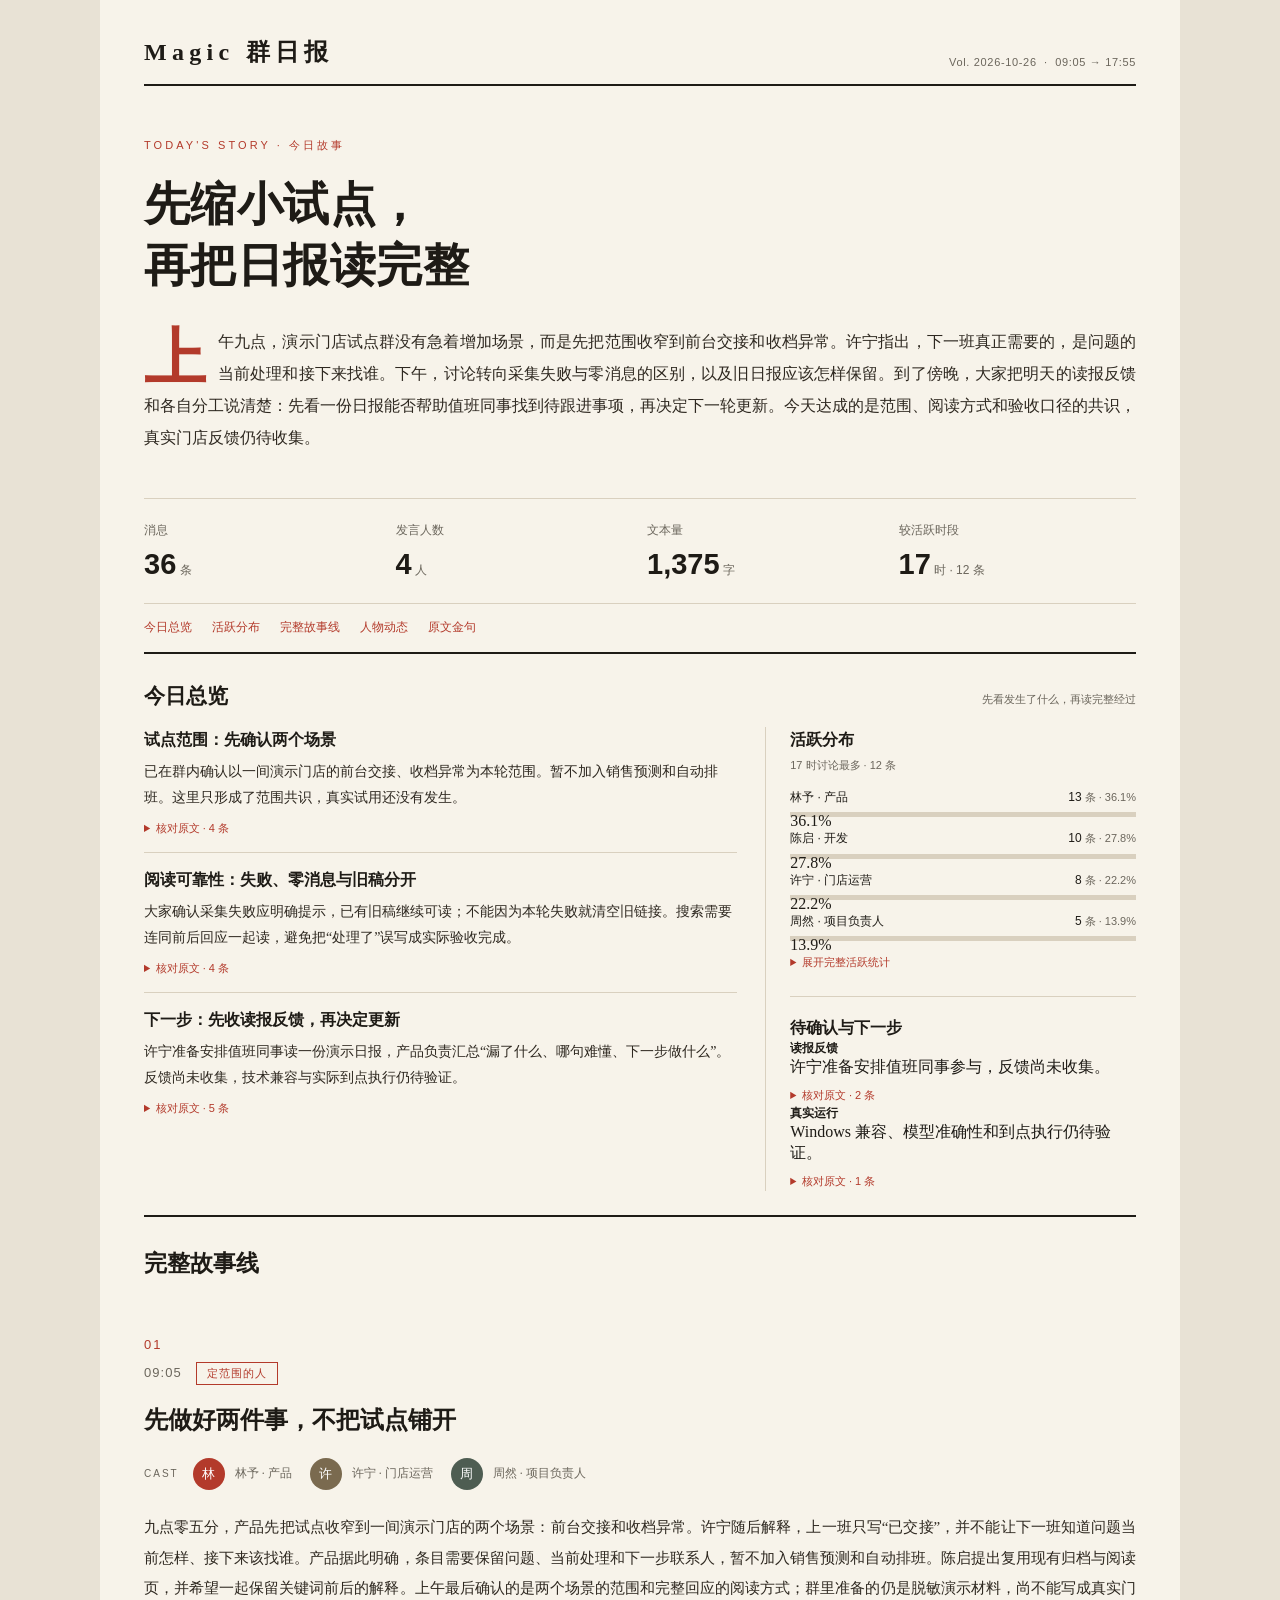
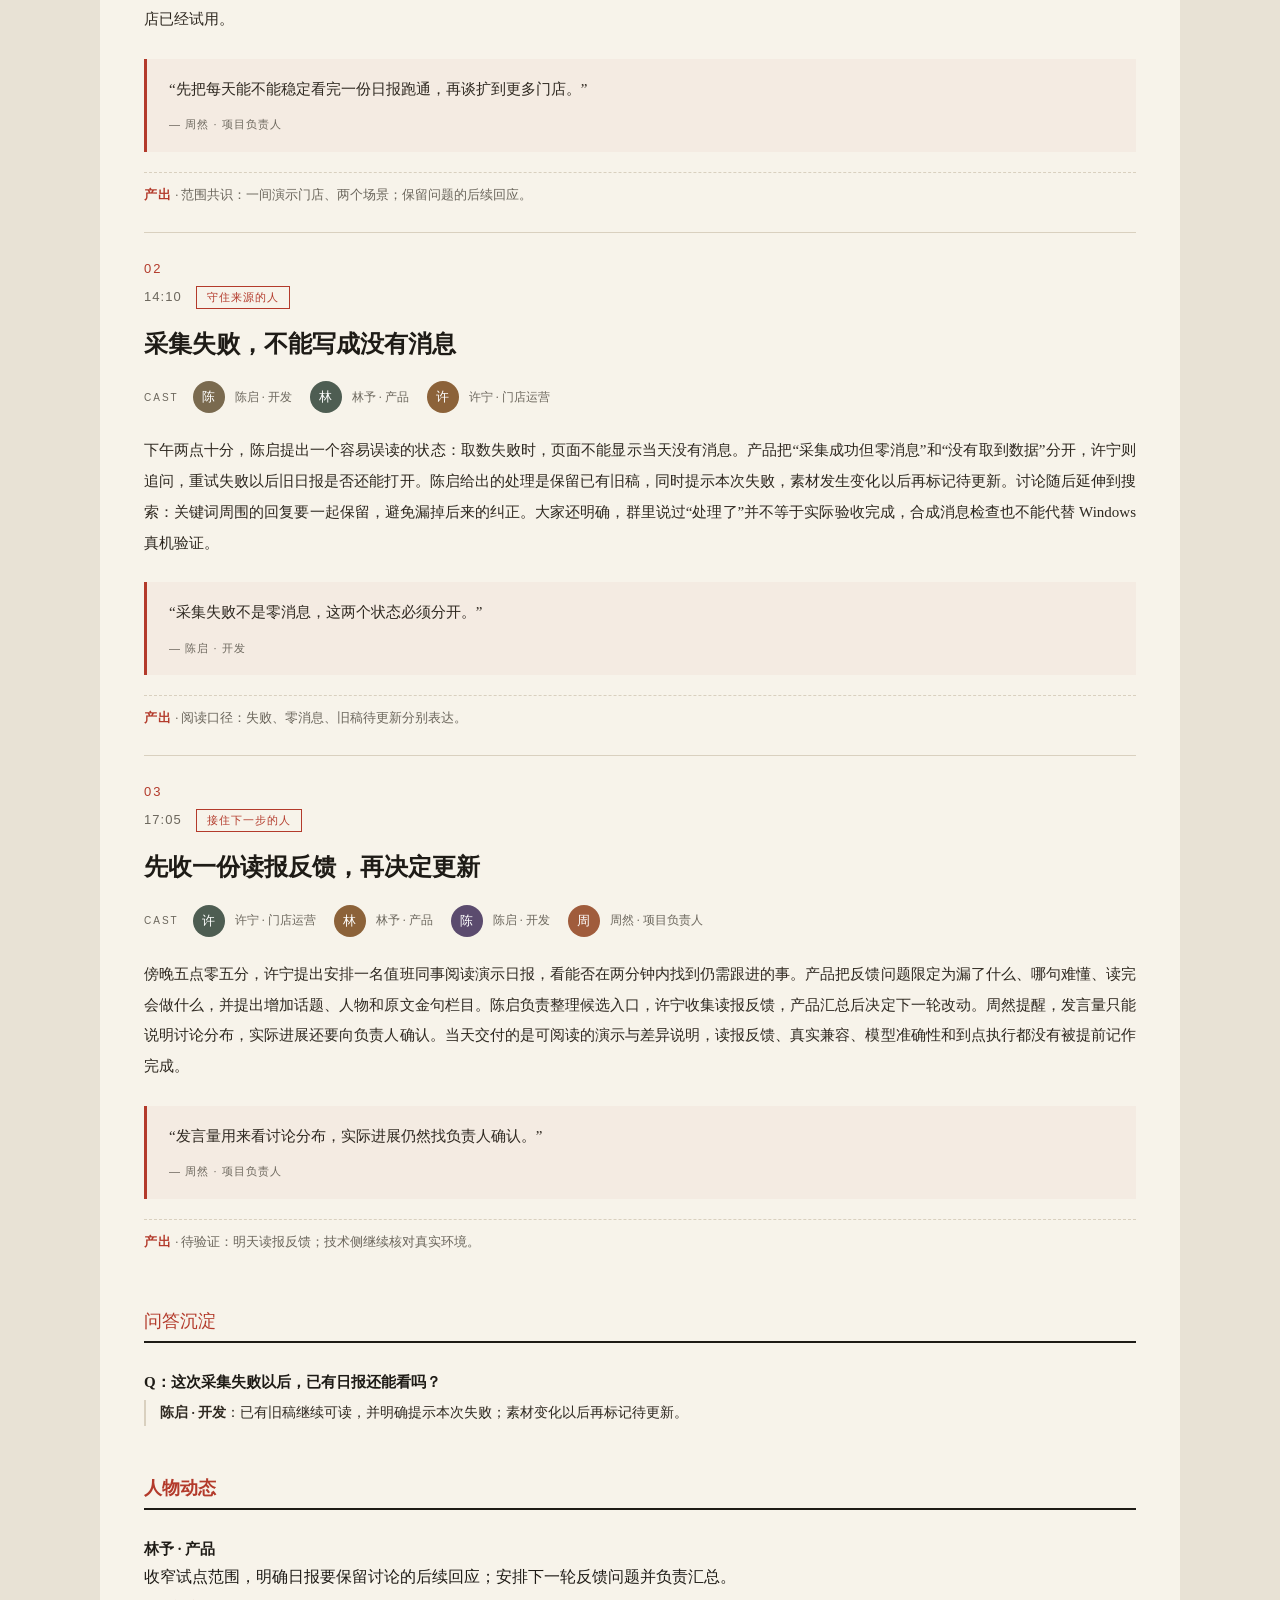
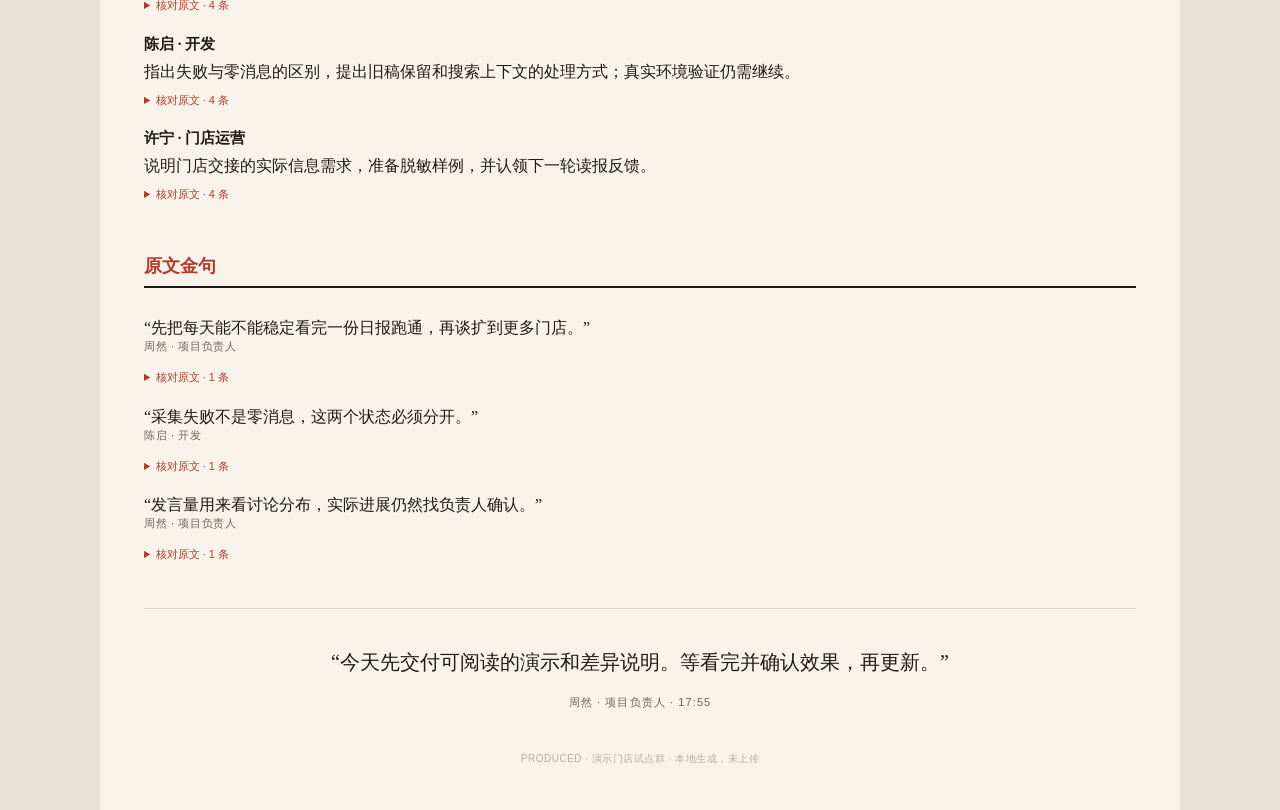
<file: outputs/version-comparison-2026-10-27/pages/after-report.html>
<!DOCTYPE html>
<html lang="zh-CN"><head><meta charset="utf-8"><meta name="viewport" content="width=device-width, initial-scale=1">
<title>演示门店试点群 · 群日报</title>
<style>:root{
    --bg:#E8E2D5;--paper:#F7F3EA;--ink:#1E1B16;
    --body-text:#2E2820;--muted:#6B665C;--accent:#B33A2B;
    --rule:#D9D0BF;--card:#FFFDF8;--quote-bg:rgba(179,58,43,.045);--faint:#B8AE9C;
    --font-head:"Source Han Serif SC","Noto Serif CJK SC","Songti SC","STSong","SimSun",serif;--font-body:"Source Han Serif SC","Noto Serif CJK SC","Songti SC","STSong","SimSun",serif;--font-mono:"Helvetica Neue",Arial,sans-serif;
    --title-size:46px;--theme-size:27px;--brand-size:30px;
    --pad:64px;--avatar-radius:50%;--card-radius:0;
    --mast-rule:2px solid var(--ink);--dropcap:block;
    }

*{box-sizing:border-box;margin:0;padding:0}
body{background:var(--bg);color:var(--ink);font-family:var(--font-body);-webkit-font-smoothing:antialiased}
.page{width:900px;margin:0 auto;background:var(--paper);padding:var(--pad) 72px 56px;position:relative}
.masthead{display:flex;align-items:flex-end;justify-content:space-between;border-bottom:var(--mast-rule);padding-bottom:14px}
.brand{font-size:var(--brand-size);letter-spacing:.22em;font-weight:600;font-family:var(--font-head)}
.vol{font-size:12px;letter-spacing:.14em;color:var(--muted);font-family:var(--font-mono)}
.lead{padding:52px 0 44px;border-bottom:1px solid var(--rule)}
.eyebrow{font-family:var(--font-mono);font-size:11px;letter-spacing:.28em;color:var(--accent);text-transform:uppercase;margin-bottom:22px}
.title{font-size:var(--title-size);line-height:1.32;font-weight:600;letter-spacing:.01em;margin-bottom:30px;font-family:var(--font-head);color:var(--ink)}
.opening{font-size:16px;line-height:2;color:var(--body-text);text-align:justify}
.opening::first-letter{float:left;font-size:62px;line-height:.86;padding:6px 12px 0 0;color:var(--accent);font-weight:600;display:var(--dropcap)}
.timeline{padding-top:16px}
.node{padding:46px 0 40px;border-bottom:1px solid var(--rule);position:relative}
.node:last-child{border-bottom:none}
.no{font-family:var(--font-mono);font-size:13px;color:var(--accent);letter-spacing:.16em;margin-bottom:10px}
.node-head{display:flex;align-items:baseline;gap:14px;margin-bottom:18px}
.time{font-family:var(--font-mono);font-size:13px;color:var(--muted);letter-spacing:.08em}
.badge{font-size:11px;letter-spacing:.1em;padding:3px 10px;border:1px solid var(--accent);color:var(--accent);font-family:var(--font-mono)}
.theme{font-size:var(--theme-size);font-weight:600;line-height:1.45;margin-bottom:20px;font-family:var(--font-head);color:var(--ink)}
.cast{display:flex;gap:10px;align-items:center;margin-bottom:22px;flex-wrap:wrap}
.cast-label{font-family:var(--font-mono);font-size:10px;letter-spacing:.2em;color:var(--muted);margin-right:4px}
.avatar{width:32px;height:32px;border-radius:var(--avatar-radius);display:flex;align-items:center;justify-content:center;font-size:13px;color:#fff;font-family:var(--font-mono);overflow:hidden;flex:0 0 auto}
.avatar img{width:100%;height:100%;object-fit:cover;display:block}
.cast-name{font-size:12px;color:var(--muted);margin-right:8px}
.story{font-size:15px;line-height:2.05;color:var(--body-text);text-align:justify}
.quote{margin:24px 0 0;padding:16px 22px;border-left:3px solid var(--accent);background:var(--quote-bg);font-size:15px;line-height:1.95;color:var(--body-text)}
.quote .who{display:block;margin-top:10px;font-size:11px;letter-spacing:.1em;color:var(--muted);font-family:var(--font-mono)}
.output{margin-top:20px;font-size:12.5px;color:var(--muted);padding-top:14px;border-top:1px dashed var(--rule)}
.output b{color:var(--accent);font-weight:600;letter-spacing:.08em}
.sec-title{font-size:13px;letter-spacing:.26em;color:var(--accent);font-family:var(--font-mono);padding:50px 0 8px;border-bottom:var(--mast-rule);margin-bottom:30px}
.hl-grid{display:grid;grid-template-columns:1fr 1fr;gap:18px}
.hl{background:var(--card);padding:22px 24px;border:1px solid var(--rule);border-radius:var(--card-radius)}
.hl-top{display:flex;align-items:center;gap:12px;margin-bottom:12px}
.hl-name{font-size:16px;font-weight:600;font-family:var(--font-head);color:var(--ink)}
.hl-tag{font-size:11px;color:var(--accent);letter-spacing:.08em;display:block;margin-top:2px;font-family:var(--font-mono)}
.hl-desc{font-size:13px;line-height:1.9;color:var(--body-text)}
.sop{background:var(--card);border:1px solid var(--rule);padding:24px 26px;margin-bottom:16px;border-radius:var(--card-radius)}
.sop-title{font-size:17px;font-weight:600;margin-bottom:6px;font-family:var(--font-head);color:var(--ink)}
.sop-meta{font-size:11px;color:var(--muted);margin-bottom:14px;letter-spacing:.06em;font-family:var(--font-mono)}
.sop ol{padding-left:20px}
.sop li{font-size:13.5px;line-height:2;color:var(--body-text)}
.qa{margin-bottom:20px}
.qa-q{font-size:15px;font-weight:600;margin-bottom:8px;font-family:var(--font-head);color:var(--ink)}
.qa-a{font-size:13.5px;line-height:1.95;color:var(--body-text);padding-left:14px;border-left:2px solid var(--rule);margin-bottom:8px}
.stats{margin-top:56px;padding-top:26px;border-top:var(--mast-rule);display:flex;justify-content:space-around;text-align:center}
.stat-num{font-size:34px;font-weight:600;color:var(--accent);font-family:var(--font-mono)}
.stat-label{font-size:11px;letter-spacing:.14em;color:var(--muted);margin-top:6px;font-family:var(--font-mono)}
.footer{margin-top:44px;padding:34px 0 12px;border-top:1px solid var(--rule);text-align:center}
.footer-text{font-size:20px;line-height:1.9;color:var(--ink);font-family:var(--font-head)}
.footer-attr{font-size:11px;color:var(--muted);margin-top:14px;letter-spacing:.1em;font-family:var(--font-mono)}
.produced{margin-top:40px;font-size:10px;color:var(--faint);letter-spacing:.2em;text-align:center;font-family:var(--font-mono)}

.page{width:min(1080px,100%);padding:36px 44px 44px}.masthead{padding-bottom:16px}.brand{font-size:24px}.vol{font-size:11px;letter-spacing:.06em}.report-head{padding:52px 0 44px}.report-head .opening{display:flow-root}.report-head .title{font-size:var(--title-size);line-height:1.32;letter-spacing:.01em;margin-bottom:30px}.overview-metrics{display:grid;grid-template-columns:repeat(4,minmax(0,1fr));padding:22px 0;margin-top:0;border-bottom:1px solid var(--rule);gap:14px}.overview-metrics dt{font:12px/1.6 var(--font-mono);color:var(--muted);margin-bottom:6px}.overview-metrics dd{font:600 29px/1.2 var(--font-mono);font-variant-numeric:tabular-nums;color:var(--ink)}.overview-metrics dd small{font-size:12px;font-weight:400;color:var(--muted)}.report-nav{display:flex;gap:20px;flex-wrap:wrap;padding:14px 0;border-bottom:var(--mast-rule);font:12px/1.6 var(--font-mono)}.report-nav a{color:var(--accent);text-decoration:none;text-underline-offset:4px}.report-nav a:hover{text-decoration:underline}.overview{padding:28px 0 24px;border-bottom:var(--mast-rule)}.overview-heading{display:flex;justify-content:space-between;gap:12px;align-items:baseline;margin-bottom:16px}.overview-heading h2{font:600 21px/1.4 var(--font-head)}.overview-heading span{font:11px/1.6 var(--font-mono);color:var(--muted)}.overview-grid{display:grid;grid-template-columns:minmax(0,1.6fr) minmax(0,1fr);gap:28px}.overview-grid aside{border-left:1px solid var(--rule);padding-left:24px}.topic-brief{padding:14px 0;border-bottom:1px solid var(--rule)}.topic-brief:first-child{padding-top:0}.topic-brief:last-child{border-bottom:0}.topic-head{display:flex;gap:10px;justify-content:space-between;align-items:start}.topic-head h3{font:600 16px/1.65 var(--font-head)}.topic-state{white-space:nowrap;font:10px/1.6 var(--font-mono);color:var(--accent);padding-top:3px}.topic-brief>p{font-size:14px;line-height:1.85;color:var(--body-text);margin-top:6px}.distribution h2,.followup h2{font:600 16px/1.6 var(--font-head)}.aside-note{font:11px/1.6 var(--font-mono);color:var(--muted);margin:4px 0 14px}.distribution ul{list-style:none}.distribution li{margin:0 0 12px}.distribution li div{display:flex;gap:8px;justify-content:space-between;font:12px/1.6 var(--font-mono)}.distribution li b{white-space:nowrap;font-variant-numeric:tabular-nums;font-weight:500}.distribution li small{font-size:11px;font-weight:400;color:var(--muted)}meter{display:block;width:100%;height:5px;margin-top:5px;appearance:none;border:0;border-radius:0;background:var(--rule)}meter::-webkit-meter-bar{background:var(--rule);border:0;border-radius:0}meter::-webkit-meter-optimum-value{background:var(--accent);border-radius:0}.activity-detail{font:11px/1.7 var(--font-mono);margin-top:10px}.activity-detail table{border-collapse:collapse;width:100%;margin-top:10px}.activity-detail th,.activity-detail td{padding:5px;text-align:left;border-bottom:1px solid var(--rule);font-weight:400}.activity-detail p{margin-top:8px;color:var(--muted)}.followup{margin-top:24px;padding-top:18px;border-top:1px solid var(--rule)}.followup>p{font-size:12px;line-height:1.85;margin-top:12px;color:var(--body-text)}.followup b{display:block;font-size:12px;font-weight:600;color:var(--ink)}.evidence{font:11px/1.7 var(--font-mono);margin-top:8px}.evidence summary,.activity-detail summary{color:var(--accent);cursor:pointer}.evidence p{margin-top:10px;color:var(--body-text)}.evidence p span{color:var(--muted)}.story-intro{padding-top:30px}.story-intro h2{font:600 23px/1.5 var(--font-head);margin-bottom:12px}.node{padding:28px 0}.sec-title{font-size:18px;letter-spacing:0;padding-top:30px}.theme{font-size:24px}.produced{margin-top:30px;letter-spacing:.05em}a:focus-visible,summary:focus-visible{outline:2px solid var(--accent);outline-offset:3px}::selection{background:#e9d1ba;color:var(--ink)}
    @media(max-width:680px){.page{padding:22px 20px 30px}.masthead{align-items:start;gap:12px}.brand{font-size:20px}.vol{font-size:11px;max-width:46%;text-align:right}.report-head{padding:28px 0}.report-head .title{font-size:31px;margin-bottom:22px}.report-head .eyebrow{font-size:10px;letter-spacing:.2em;margin-bottom:18px}.report-head .opening{font-size:15px;line-height:2}.overview-metrics{gap:12px;grid-template-columns:repeat(2,minmax(0,1fr));padding:18px 0}.overview-metrics dd{font-size:25px}.report-nav{gap:10px 16px}.overview-heading{display:block}.overview-heading span{display:block;margin-top:5px}.overview-grid{grid-template-columns:minmax(0,1fr);gap:20px}.overview-grid aside{border-left:0;border-top:1px solid var(--rule);padding:20px 0 0}.topic-head{display:block}.topic-state{display:inline-block;margin-top:3px}.distribution li div{font-size:13px}.theme{font-size:21px}.node .cast{row-gap:8px}.page p,.page h3{overflow-wrap:anywhere}}

.member-id{display:block;font-size:11px;color:var(--muted);overflow-wrap:anywhere}.more-topics{margin-top:16px}.more-topics>summary{cursor:pointer;color:var(--accent);font:12px/1.8 var(--font-mono)}.overview-single .distribution{max-width:600px}.overview-single .followup{max-width:72ch}
</style></head>
<body><div class="page">
  <div class="masthead">
    <div class="brand">Magic 群日报</div>
    <div class="vol">Vol. 2026-10-26 &nbsp;·&nbsp; 09:05 → 17:55</div>
  </div>
  <header class="report-head lead"><div class="eyebrow">Today&#x27;s Story · 今日故事</div><h1 class="title">先缩小试点，<br>再把日报读完整</h1><p class="opening">上午九点，演示门店试点群没有急着增加场景，而是先把范围收窄到前台交接和收档异常。许宁指出，下一班真正需要的，是问题的当前处理和接下来找谁。下午，讨论转向采集失败与零消息的区别，以及旧日报应该怎样保留。到了傍晚，大家把明天的读报反馈和各自分工说清楚：先看一份日报能否帮助值班同事找到待跟进事项，再决定下一轮更新。今天达成的是范围、阅读方式和验收口径的共识，真实门店反馈仍待收集。</p></header><dl class="overview-metrics"><div><dt>消息</dt><dd>36<small> 条</small></dd></div><div><dt>发言人数</dt><dd>4<small> 人</small></dd></div><div><dt>文本量</dt><dd>1,375<small> 字</small></dd></div><div><dt>较活跃时段</dt><dd>17<small> 时 · 12 条</small></dd></div></dl><nav class="report-nav" aria-label="日报目录"><a href="#overview">今日总览</a><a href="#activity">活跃分布</a><a href="#story">完整故事线</a><a href="#people">人物动态</a><a href="#quotes">原文金句</a></nav><section class="overview" id="overview"><div class="overview-heading"><h2>今日总览</h2><span>先看发生了什么，再读完整经过</span></div><div class="overview-grid"><div class="overview-topics"><article class="topic-brief"><div class="topic-head"><h3>试点范围：先确认两个场景</h3></div><p>已在群内确认以一间演示门店的前台交接、收档异常为本轮范围。暂不加入销售预测和自动排班。这里只形成了范围共识，真实试用还没有发生。</p><details class="evidence"><summary>核对原文 · 4 条</summary><p><span>2026-10-26 09:05:00 · 林予 · 产品</span><br>这周先做一个小范围试点：一间演示门店，只看前台交接和收档异常。今天先把这两个场景说清楚。</p><p><span>2026-10-26 09:12:00 · 林予 · 产品</span><br>那条目需要有问题、当前处理和接下来找谁，先不加销售预测和自动排班。</p><p><span>2026-10-26 09:33:00 · 许宁 · 门店运营</span><br>收到，我先把样例发在群里供大家看；这仍然是演示材料，不代表真实门店已经开始试用。</p><p><span>2026-10-26 09:51:00 · 周然 · 项目负责人</span><br>按这个范围往下做。扩店和其他场景先不排进本周试点，这只是范围决定，不是门店合作结果。</p></details></article><article class="topic-brief"><div class="topic-head"><h3>阅读可靠性：失败、零消息与旧稿分开</h3></div><p>大家确认采集失败应明确提示，已有旧稿继续可读；不能因为本轮失败就清空旧链接。搜索需要连同前后回应一起读，避免把“处理了”误写成实际验收完成。</p><details class="evidence"><summary>核对原文 · 4 条</summary><p><span>2026-10-26 14:10:00 · 陈启 · 开发</span><br>检查采集状态时发现一个容易误读的地方：如果这次取数失败，页面不能写成当天没有消息。</p><p><span>2026-10-26 14:24:00 · 陈启 · 开发</span><br>已有旧稿继续可读，同时提示本次采集失败；后面素材有变化时，再标记这份稿需要更新。</p><p><span>2026-10-26 14:35:00 · 陈启 · 开发</span><br>搜索也沿用同一份冻结归档。关键词周围的回复需要一起读，避免把对方后来的纠正漏掉。</p><p><span>2026-10-26 14:43:00 · 林予 · 产品</span><br>写稿时可以把问题和待确认项整理出来；只在聊天里说过“处理了”，不能自动写成实际验收完成。</p></details></article><article class="topic-brief"><div class="topic-head"><h3>下一步：先收读报反馈，再决定更新</h3></div><p>许宁准备安排值班同事读一份演示日报，产品负责汇总“漏了什么、哪句难懂、下一步做什么”。反馈尚未收集，技术兼容与实际到点执行仍待验证。</p><details class="evidence"><summary>核对原文 · 5 条</summary><p><span>2026-10-26 17:05:00 · 许宁 · 门店运营</span><br>我明天可以安排一个值班同事读演示日报，主要看能不能在两分钟内找到还要跟进的事。</p><p><span>2026-10-26 17:09:00 · 林予 · 产品</span><br>明天先用一份日报，问三个问题：漏了什么、哪一句不好理解、看完接下来会做什么。</p><p><span>2026-10-26 17:39:00 · 许宁 · 门店运营</span><br>我负责收集明天读报的反馈；现在还没有反馈结果，日报里请保留“待验证”。</p><p><span>2026-10-26 17:49:00 · 陈启 · 开发</span><br>技术侧需要继续看真实 Windows 兼容、模型稿件准确性，以及是否实际到点执行；不能拿截图当这些都已完成。</p><p><span>2026-10-26 17:55:00 · 周然 · 项目负责人</span><br>今天先交付可阅读的演示和差异说明。等看完并确认效果，再更新。</p></details></article></div><aside><section class="distribution" id="activity"><h2>活跃分布</h2><p class="aside-note">17 时讨论最多 · 12 条</p><ul><li><div><span>林予 · 产品</span><b>13<small> 条 · 36.1%</small></b></div><meter min="0" max="1" value="0.3611" aria-label="林予 · 产品的发言占比">36.1%</meter></li><li><div><span>陈启 · 开发</span><b>10<small> 条 · 27.8%</small></b></div><meter min="0" max="1" value="0.2778" aria-label="陈启 · 开发的发言占比">27.8%</meter></li><li><div><span>许宁 · 门店运营</span><b>8<small> 条 · 22.2%</small></b></div><meter min="0" max="1" value="0.2222" aria-label="许宁 · 门店运营的发言占比">22.2%</meter></li><li><div><span>周然 · 项目负责人</span><b>5<small> 条 · 13.9%</small></b></div><meter min="0" max="1" value="0.1389" aria-label="周然 · 项目负责人的发言占比">13.9%</meter></li></ul><details class="activity-detail"><summary>展开完整活跃统计</summary><table><thead><tr><th scope="col">成员</th><th scope="col">消息</th><th scope="col">文字</th><th scope="col">占比</th></tr></thead><tbody><tr><th scope="row">林予 · 产品<small class="member-id">demo-lin</small></th><td>13</td><td>491</td><td>36.1%</td></tr><tr><th scope="row">陈启 · 开发<small class="member-id">demo-chen</small></th><td>10</td><td>397</td><td>27.8%</td></tr><tr><th scope="row">许宁 · 门店运营<small class="member-id">demo-xu</small></th><td>8</td><td>331</td><td>22.2%</td></tr><tr><th scope="row">周然 · 项目负责人<small class="member-id">demo-zhou</small></th><td>5</td><td>156</td><td>13.9%</td></tr></tbody></table><p>仅统计本群本次归档消息；发言量不代表贡献或工作完成。</p></details></section><section class="followup"><h2>待确认与下一步</h2><article><p><b>读报反馈</b>许宁准备安排值班同事参与，反馈尚未收集。</p><details class="evidence"><summary>核对原文 · 2 条</summary><p><span>2026-10-26 17:05:00 · 许宁 · 门店运营</span><br>我明天可以安排一个值班同事读演示日报，主要看能不能在两分钟内找到还要跟进的事。</p><p><span>2026-10-26 17:39:00 · 许宁 · 门店运营</span><br>我负责收集明天读报的反馈；现在还没有反馈结果，日报里请保留“待验证”。</p></details></article><article><p><b>真实运行</b>Windows 兼容、模型准确性和到点执行仍待验证。</p><details class="evidence"><summary>核对原文 · 1 条</summary><p><span>2026-10-26 17:49:00 · 陈启 · 开发</span><br>技术侧需要继续看真实 Windows 兼容、模型稿件准确性，以及是否实际到点执行；不能拿截图当这些都已完成。</p></details></article></section></aside></div></section>
  <section class="story-intro" id="story"><h2>完整故事线</h2></section>
  <section class="timeline" id="review-story">
    <article class="node">
      <div class="no">01</div>
      <div class="node-head">
        <span class="time">09:05</span>
        <span class="badge">定范围的人</span>
      </div>
      <h2 class="theme">先做好两件事，不把试点铺开</h2>
      <div class="cast"><span class="cast-label">CAST</span><div class="avatar" style="background:#B33A2B">林</div><span class="cast-name">林予 · 产品</span><div class="avatar" style="background:#7A6A4F">许</div><span class="cast-name">许宁 · 门店运营</span><div class="avatar" style="background:#4E5D52">周</div><span class="cast-name">周然 · 项目负责人</span></div>
      <p class="story">九点零五分，产品先把试点收窄到一间演示门店的两个场景：前台交接和收档异常。许宁随后解释，上一班只写“已交接”，并不能让下一班知道问题当前怎样、接下来该找谁。产品据此明确，条目需要保留问题、当前处理和下一步联系人，暂不加入销售预测和自动排班。陈启提出复用现有归档与阅读页，并希望一起保留关键词前后的解释。上午最后确认的是两个场景的范围和完整回应的阅读方式；群里准备的仍是脱敏演示材料，尚不能写成真实门店已经试用。</p>
      <div class="quote">“先把每天能不能稳定看完一份日报跑通，再谈扩到更多门店。”<span class="who">— 周然 · 项目负责人</span></div>
      <div class="output"><b>产出</b> · 范围共识：一间演示门店、两个场景；保留问题的后续回应。</div>
    </article>
    <article class="node">
      <div class="no">02</div>
      <div class="node-head">
        <span class="time">14:10</span>
        <span class="badge">守住来源的人</span>
      </div>
      <h2 class="theme">采集失败，不能写成没有消息</h2>
      <div class="cast"><span class="cast-label">CAST</span><div class="avatar" style="background:#7A6A4F">陈</div><span class="cast-name">陈启 · 开发</span><div class="avatar" style="background:#4E5D52">林</div><span class="cast-name">林予 · 产品</span><div class="avatar" style="background:#8C6239">许</div><span class="cast-name">许宁 · 门店运营</span></div>
      <p class="story">下午两点十分，陈启提出一个容易误读的状态：取数失败时，页面不能显示当天没有消息。产品把“采集成功但零消息”和“没有取到数据”分开，许宁则追问，重试失败以后旧日报是否还能打开。陈启给出的处理是保留已有旧稿，同时提示本次失败，素材发生变化以后再标记待更新。讨论随后延伸到搜索：关键词周围的回复要一起保留，避免漏掉后来的纠正。大家还明确，群里说过“处理了”并不等于实际验收完成，合成消息检查也不能代替 Windows 真机验证。</p>
      <div class="quote">“采集失败不是零消息，这两个状态必须分开。”<span class="who">— 陈启 · 开发</span></div>
      <div class="output"><b>产出</b> · 阅读口径：失败、零消息、旧稿待更新分别表达。</div>
    </article>
    <article class="node">
      <div class="no">03</div>
      <div class="node-head">
        <span class="time">17:05</span>
        <span class="badge">接住下一步的人</span>
      </div>
      <h2 class="theme">先收一份读报反馈，再决定更新</h2>
      <div class="cast"><span class="cast-label">CAST</span><div class="avatar" style="background:#4E5D52">许</div><span class="cast-name">许宁 · 门店运营</span><div class="avatar" style="background:#8C6239">林</div><span class="cast-name">林予 · 产品</span><div class="avatar" style="background:#5B4B6E">陈</div><span class="cast-name">陈启 · 开发</span><div class="avatar" style="background:#A05C3C">周</div><span class="cast-name">周然 · 项目负责人</span></div>
      <p class="story">傍晚五点零五分，许宁提出安排一名值班同事阅读演示日报，看能否在两分钟内找到仍需跟进的事。产品把反馈问题限定为漏了什么、哪句难懂、读完会做什么，并提出增加话题、人物和原文金句栏目。陈启负责整理候选入口，许宁收集读报反馈，产品汇总后决定下一轮改动。周然提醒，发言量只能说明讨论分布，实际进展还要向负责人确认。当天交付的是可阅读的演示与差异说明，读报反馈、真实兼容、模型准确性和到点执行都没有被提前记作完成。</p>
      <div class="quote">“发言量用来看讨论分布，实际进展仍然找负责人确认。”<span class="who">— 周然 · 项目负责人</span></div>
      <div class="output"><b>产出</b> · 待验证：明天读报反馈；技术侧继续核对真实环境。</div>
    </article></section>


  <div class="sec-title">问答沉淀</div><div class="qa"><div class="qa-q">Q：这次采集失败以后，已有日报还能看吗？</div><div class="qa-a"><b>陈启 · 开发</b>：已有旧稿继续可读，并明确提示本次失败；素材变化以后再标记待更新。</div></div>
  <section id="people"><h2 class="sec-title">人物动态</h2><article class="qa"><h3 class="qa-q">林予 · 产品</h3><p>收窄试点范围，明确日报要保留讨论的后续回应；安排下一轮反馈问题并负责汇总。</p><details class="evidence"><summary>核对原文 · 4 条</summary><p><span>2026-10-26 09:05:00 · 林予 · 产品</span><br>这周先做一个小范围试点：一间演示门店，只看前台交接和收档异常。今天先把这两个场景说清楚。</p><p><span>2026-10-26 09:44:00 · 林予 · 产品</span><br>日报主线还是讲清发生了什么、谁回应、产生了什么决定。附加分析放在正文之后。</p><p><span>2026-10-26 17:09:00 · 林予 · 产品</span><br>明天先用一份日报，问三个问题：漏了什么、哪一句不好理解、看完接下来会做什么。</p><p><span>2026-10-26 17:44:00 · 林予 · 产品</span><br>我负责汇总反馈并决定下一轮改动，陈启跟进技术问题，许宁安排值班同事参与。</p></details></article><article class="qa"><h3 class="qa-q">陈启 · 开发</h3><p>指出失败与零消息的区别，提出旧稿保留和搜索上下文的处理方式；真实环境验证仍需继续。</p><details class="evidence"><summary>核对原文 · 4 条</summary><p><span>2026-10-26 14:10:00 · 陈启 · 开发</span><br>检查采集状态时发现一个容易误读的地方：如果这次取数失败，页面不能写成当天没有消息。</p><p><span>2026-10-26 14:24:00 · 陈启 · 开发</span><br>已有旧稿继续可读，同时提示本次采集失败；后面素材有变化时，再标记这份稿需要更新。</p><p><span>2026-10-26 14:35:00 · 陈启 · 开发</span><br>搜索也沿用同一份冻结归档。关键词周围的回复需要一起读，避免把对方后来的纠正漏掉。</p><p><span>2026-10-26 17:49:00 · 陈启 · 开发</span><br>技术侧需要继续看真实 Windows 兼容、模型稿件准确性，以及是否实际到点执行；不能拿截图当这些都已完成。</p></details></article><article class="qa"><h3 class="qa-q">许宁 · 门店运营</h3><p>说明门店交接的实际信息需求，准备脱敏样例，并认领下一轮读报反馈。</p><details class="evidence"><summary>核对原文 · 4 条</summary><p><span>2026-10-26 09:08:00 · 许宁 · 门店运营</span><br>前台最容易漏的是上一班留下的交接异常。只记一句“已交接”，下一班其实不知道该接着做什么。</p><p><span>2026-10-26 09:24:00 · 许宁 · 门店运营</span><br>我准备三条脱敏样例：上一班留了一箱待核对物料、收档时发现一笔退款待确认，以及第二天需要追问的交接问题。</p><p><span>2026-10-26 17:05:00 · 许宁 · 门店运营</span><br>我明天可以安排一个值班同事读演示日报，主要看能不能在两分钟内找到还要跟进的事。</p><p><span>2026-10-26 17:39:00 · 许宁 · 门店运营</span><br>我负责收集明天读报的反馈；现在还没有反馈结果，日报里请保留“待验证”。</p></details></article></section><section id="quotes"><h2 class="sec-title">原文金句</h2><article class="qa"><blockquote>“先把每天能不能稳定看完一份日报跑通，再谈扩到更多门店。”</blockquote><p class="sop-meta">周然 · 项目负责人</p><details class="evidence"><summary>核对原文 · 1 条</summary><p><span>2026-10-26 09:15:00 · 周然 · 项目负责人</span><br>先把每天能不能稳定看完一份日报跑通，再谈扩到更多门店。</p></details></article><article class="qa"><blockquote>“采集失败不是零消息，这两个状态必须分开。”</blockquote><p class="sop-meta">陈启 · 开发</p><details class="evidence"><summary>核对原文 · 1 条</summary><p><span>2026-10-26 14:16:00 · 陈启 · 开发</span><br>采集失败不是零消息，这两个状态必须分开。</p></details></article><article class="qa"><blockquote>“发言量用来看讨论分布，实际进展仍然找负责人确认。”</blockquote><p class="sop-meta">周然 · 项目负责人</p><details class="evidence"><summary>核对原文 · 1 条</summary><p><span>2026-10-26 17:24:00 · 周然 · 项目负责人</span><br>发言量用来看讨论分布，实际进展仍然找负责人确认。</p></details></article></section>
  <div class="footer"><div class="footer-text">“今天先交付可阅读的演示和差异说明。等看完并确认效果，再更新。”</div><div class="footer-attr">周然 · 项目负责人 · 17:55</div></div>
  <div class="produced">PRODUCED · 演示门店试点群 · 本地生成，未上传</div>
</div></body></html>
</file>
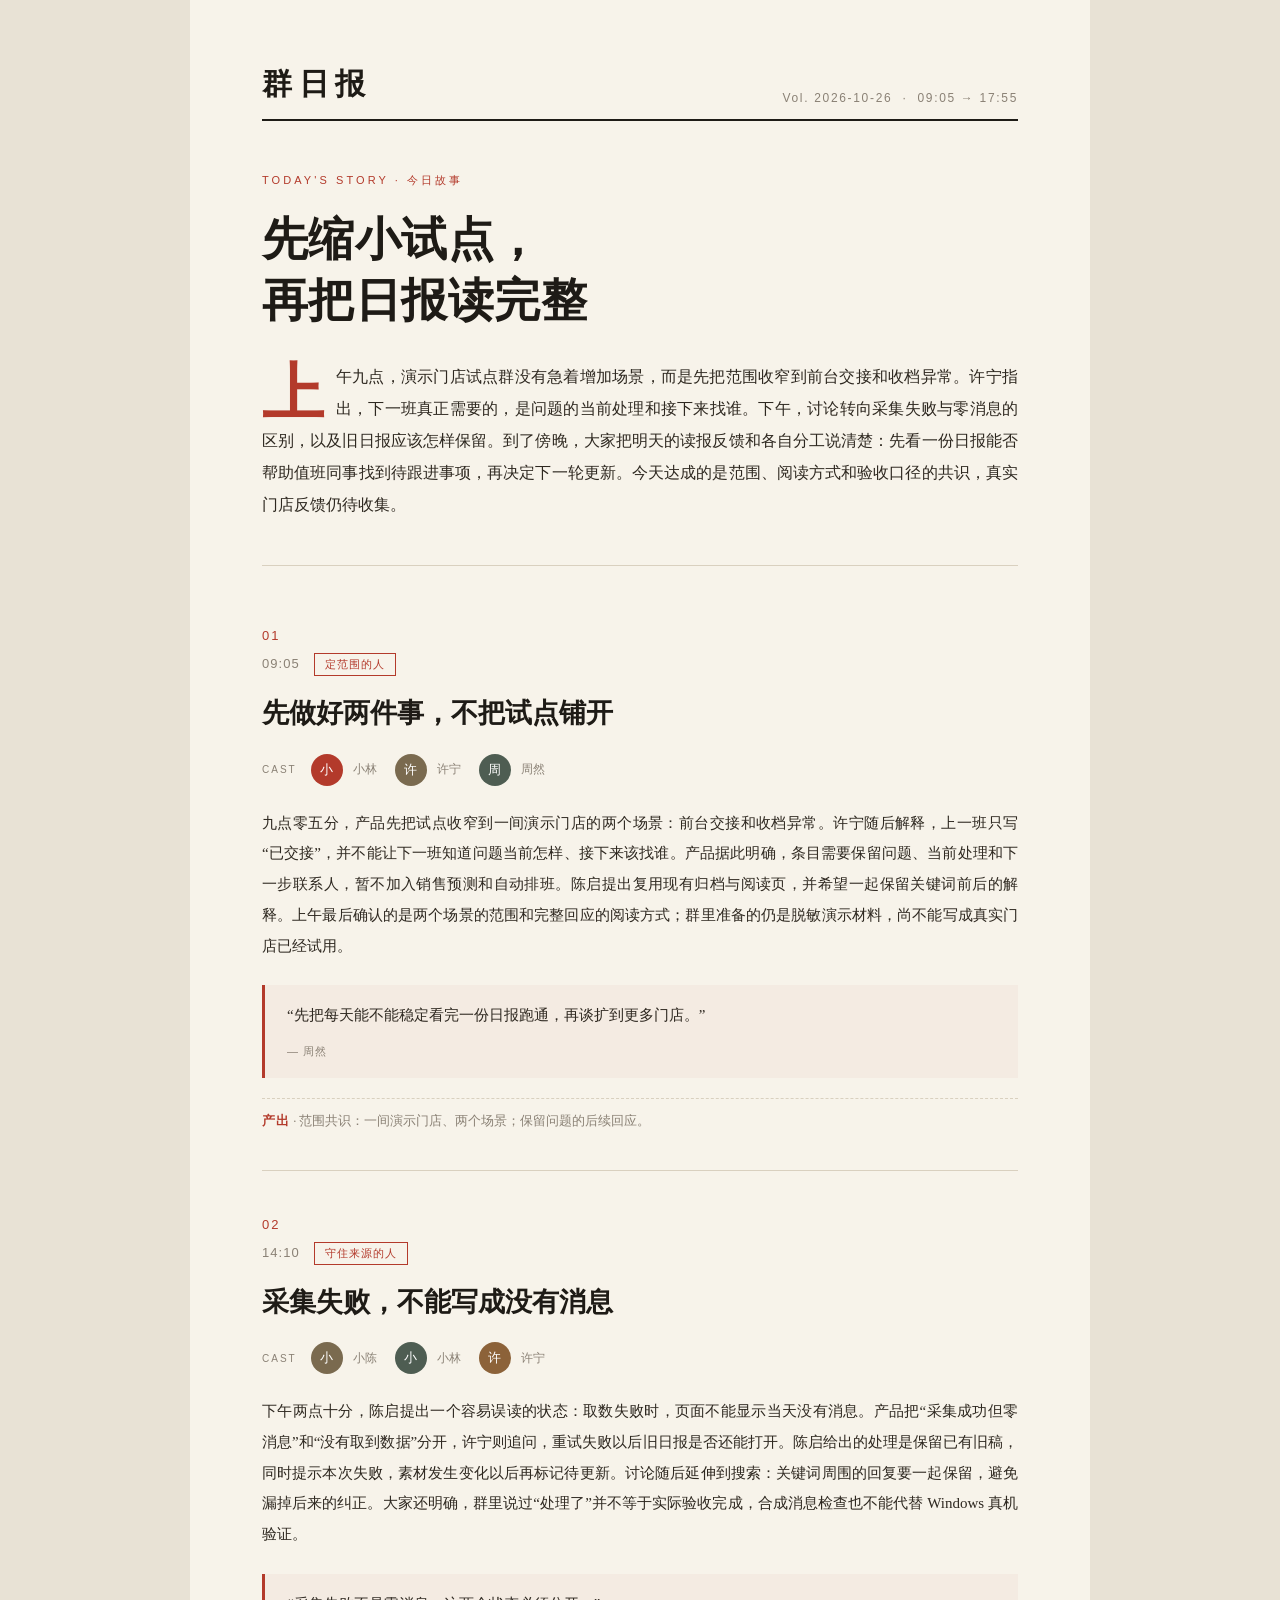
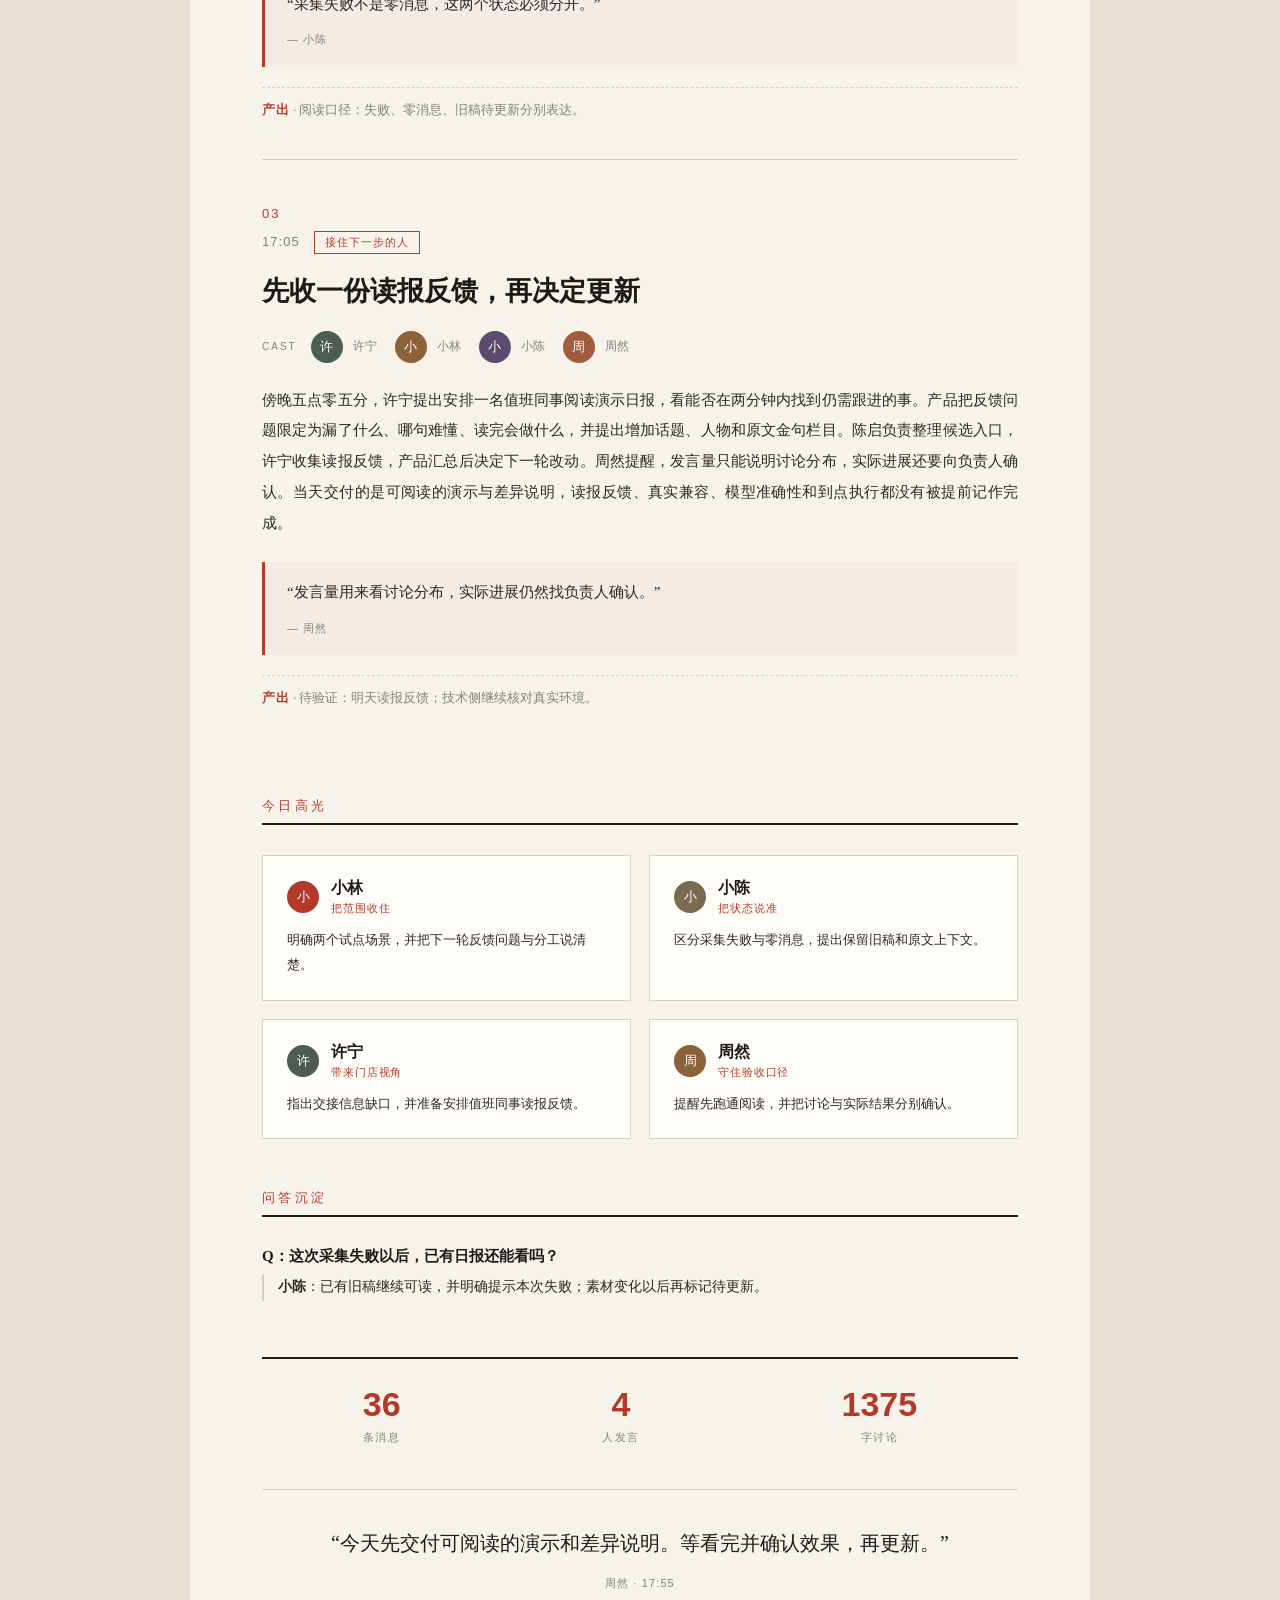
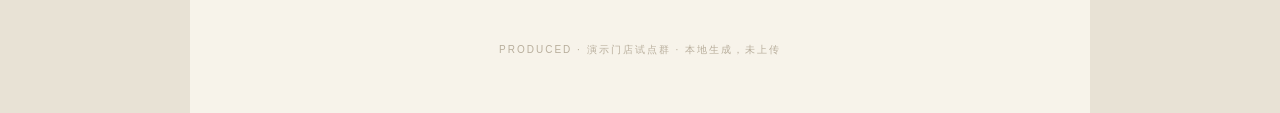
<file: outputs/version-comparison-2026-10-27/pages/before-report.html>
<!DOCTYPE html>
<html lang="zh-CN"><head><meta charset="utf-8">
<title>演示门店试点群 · 群日报</title>
<style>:root{
    --bg:#E8E2D5;--paper:#F7F3EA;--ink:#1E1B16;
    --body-text:#2E2820;--muted:#8A8175;--accent:#B33A2B;
    --rule:#D9D0BF;--card:#FFFDF8;--quote-bg:rgba(179,58,43,.045);--faint:#B8AE9C;
    --font-head:"Source Han Serif SC","Noto Serif CJK SC","Songti SC","STSong","SimSun",serif;--font-body:"Source Han Serif SC","Noto Serif CJK SC","Songti SC","STSong","SimSun",serif;--font-mono:"Helvetica Neue",Arial,sans-serif;
    --title-size:46px;--theme-size:27px;--brand-size:30px;
    --pad:64px;--avatar-radius:50%;--card-radius:0;
    --mast-rule:2px solid var(--ink);--dropcap:block;
    }

*{box-sizing:border-box;margin:0;padding:0}
body{background:var(--bg);color:var(--ink);font-family:var(--font-body);-webkit-font-smoothing:antialiased}
.page{width:900px;margin:0 auto;background:var(--paper);padding:var(--pad) 72px 56px;position:relative}
.masthead{display:flex;align-items:flex-end;justify-content:space-between;border-bottom:var(--mast-rule);padding-bottom:14px}
.brand{font-size:var(--brand-size);letter-spacing:.22em;font-weight:600;font-family:var(--font-head)}
.vol{font-size:12px;letter-spacing:.14em;color:var(--muted);font-family:var(--font-mono)}
.lead{padding:52px 0 44px;border-bottom:1px solid var(--rule)}
.eyebrow{font-family:var(--font-mono);font-size:11px;letter-spacing:.28em;color:var(--accent);text-transform:uppercase;margin-bottom:22px}
.title{font-size:var(--title-size);line-height:1.32;font-weight:600;letter-spacing:.01em;margin-bottom:30px;font-family:var(--font-head);color:var(--ink)}
.opening{font-size:16px;line-height:2;color:var(--body-text);text-align:justify}
.opening::first-letter{float:left;font-size:62px;line-height:.86;padding:6px 12px 0 0;color:var(--accent);font-weight:600;display:var(--dropcap)}
.timeline{padding-top:16px}
.node{padding:46px 0 40px;border-bottom:1px solid var(--rule);position:relative}
.node:last-child{border-bottom:none}
.no{font-family:var(--font-mono);font-size:13px;color:var(--accent);letter-spacing:.16em;margin-bottom:10px}
.node-head{display:flex;align-items:baseline;gap:14px;margin-bottom:18px}
.time{font-family:var(--font-mono);font-size:13px;color:var(--muted);letter-spacing:.08em}
.badge{font-size:11px;letter-spacing:.1em;padding:3px 10px;border:1px solid var(--accent);color:var(--accent);font-family:var(--font-mono)}
.theme{font-size:var(--theme-size);font-weight:600;line-height:1.45;margin-bottom:20px;font-family:var(--font-head);color:var(--ink)}
.cast{display:flex;gap:10px;align-items:center;margin-bottom:22px;flex-wrap:wrap}
.cast-label{font-family:var(--font-mono);font-size:10px;letter-spacing:.2em;color:var(--muted);margin-right:4px}
.avatar{width:32px;height:32px;border-radius:var(--avatar-radius);display:flex;align-items:center;justify-content:center;font-size:13px;color:#fff;font-family:var(--font-mono);overflow:hidden;flex:0 0 auto}
.avatar img{width:100%;height:100%;object-fit:cover;display:block}
.cast-name{font-size:12px;color:var(--muted);margin-right:8px}
.story{font-size:15px;line-height:2.05;color:var(--body-text);text-align:justify}
.quote{margin:24px 0 0;padding:16px 22px;border-left:3px solid var(--accent);background:var(--quote-bg);font-size:15px;line-height:1.95;color:var(--body-text)}
.quote .who{display:block;margin-top:10px;font-size:11px;letter-spacing:.1em;color:var(--muted);font-family:var(--font-mono)}
.output{margin-top:20px;font-size:12.5px;color:var(--muted);padding-top:14px;border-top:1px dashed var(--rule)}
.output b{color:var(--accent);font-weight:600;letter-spacing:.08em}
.sec-title{font-size:13px;letter-spacing:.26em;color:var(--accent);font-family:var(--font-mono);padding:50px 0 8px;border-bottom:var(--mast-rule);margin-bottom:30px}
.hl-grid{display:grid;grid-template-columns:1fr 1fr;gap:18px}
.hl{background:var(--card);padding:22px 24px;border:1px solid var(--rule);border-radius:var(--card-radius)}
.hl-top{display:flex;align-items:center;gap:12px;margin-bottom:12px}
.hl-name{font-size:16px;font-weight:600;font-family:var(--font-head);color:var(--ink)}
.hl-tag{font-size:11px;color:var(--accent);letter-spacing:.08em;display:block;margin-top:2px;font-family:var(--font-mono)}
.hl-desc{font-size:13px;line-height:1.9;color:var(--body-text)}
.sop{background:var(--card);border:1px solid var(--rule);padding:24px 26px;margin-bottom:16px;border-radius:var(--card-radius)}
.sop-title{font-size:17px;font-weight:600;margin-bottom:6px;font-family:var(--font-head);color:var(--ink)}
.sop-meta{font-size:11px;color:var(--muted);margin-bottom:14px;letter-spacing:.06em;font-family:var(--font-mono)}
.sop ol{padding-left:20px}
.sop li{font-size:13.5px;line-height:2;color:var(--body-text)}
.qa{margin-bottom:20px}
.qa-q{font-size:15px;font-weight:600;margin-bottom:8px;font-family:var(--font-head);color:var(--ink)}
.qa-a{font-size:13.5px;line-height:1.95;color:var(--body-text);padding-left:14px;border-left:2px solid var(--rule);margin-bottom:8px}
.stats{margin-top:56px;padding-top:26px;border-top:var(--mast-rule);display:flex;justify-content:space-around;text-align:center}
.stat-num{font-size:34px;font-weight:600;color:var(--accent);font-family:var(--font-mono)}
.stat-label{font-size:11px;letter-spacing:.14em;color:var(--muted);margin-top:6px;font-family:var(--font-mono)}
.footer{margin-top:44px;padding:34px 0 12px;border-top:1px solid var(--rule);text-align:center}
.footer-text{font-size:20px;line-height:1.9;color:var(--ink);font-family:var(--font-head)}
.footer-attr{font-size:11px;color:var(--muted);margin-top:14px;letter-spacing:.1em;font-family:var(--font-mono)}
.produced{margin-top:40px;font-size:10px;color:var(--faint);letter-spacing:.2em;text-align:center;font-family:var(--font-mono)}
</style></head>
<body><div class="page">
  <div class="masthead">
    <div class="brand">群日报</div>
    <div class="vol">Vol. 2026-10-26 &nbsp;·&nbsp; 09:05 → 17:55</div>
  </div>
  <section class="lead">
    <div class="eyebrow">Today&#x27;s Story · 今日故事</div>
    <h1 class="title">先缩小试点，<br>再把日报读完整</h1>
    <p class="opening">上午九点，演示门店试点群没有急着增加场景，而是先把范围收窄到前台交接和收档异常。许宁指出，下一班真正需要的，是问题的当前处理和接下来找谁。下午，讨论转向采集失败与零消息的区别，以及旧日报应该怎样保留。到了傍晚，大家把明天的读报反馈和各自分工说清楚：先看一份日报能否帮助值班同事找到待跟进事项，再决定下一轮更新。今天达成的是范围、阅读方式和验收口径的共识，真实门店反馈仍待收集。</p>
  </section>
  <section class="timeline" id="review-story">
    <article class="node">
      <div class="no">01</div>
      <div class="node-head">
        <span class="time">09:05</span>
        <span class="badge">定范围的人</span>
      </div>
      <h2 class="theme">先做好两件事，不把试点铺开</h2>
      <div class="cast"><span class="cast-label">CAST</span><div class="avatar" style="background:#B33A2B">小</div><span class="cast-name">小林</span><div class="avatar" style="background:#7A6A4F">许</div><span class="cast-name">许宁</span><div class="avatar" style="background:#4E5D52">周</div><span class="cast-name">周然</span></div>
      <p class="story">九点零五分，产品先把试点收窄到一间演示门店的两个场景：前台交接和收档异常。许宁随后解释，上一班只写“已交接”，并不能让下一班知道问题当前怎样、接下来该找谁。产品据此明确，条目需要保留问题、当前处理和下一步联系人，暂不加入销售预测和自动排班。陈启提出复用现有归档与阅读页，并希望一起保留关键词前后的解释。上午最后确认的是两个场景的范围和完整回应的阅读方式；群里准备的仍是脱敏演示材料，尚不能写成真实门店已经试用。</p>
      <div class="quote">“先把每天能不能稳定看完一份日报跑通，再谈扩到更多门店。”<span class="who">— 周然</span></div>
      <div class="output"><b>产出</b> · 范围共识：一间演示门店、两个场景；保留问题的后续回应。</div>
    </article>
    <article class="node">
      <div class="no">02</div>
      <div class="node-head">
        <span class="time">14:10</span>
        <span class="badge">守住来源的人</span>
      </div>
      <h2 class="theme">采集失败，不能写成没有消息</h2>
      <div class="cast"><span class="cast-label">CAST</span><div class="avatar" style="background:#7A6A4F">小</div><span class="cast-name">小陈</span><div class="avatar" style="background:#4E5D52">小</div><span class="cast-name">小林</span><div class="avatar" style="background:#8C6239">许</div><span class="cast-name">许宁</span></div>
      <p class="story">下午两点十分，陈启提出一个容易误读的状态：取数失败时，页面不能显示当天没有消息。产品把“采集成功但零消息”和“没有取到数据”分开，许宁则追问，重试失败以后旧日报是否还能打开。陈启给出的处理是保留已有旧稿，同时提示本次失败，素材发生变化以后再标记待更新。讨论随后延伸到搜索：关键词周围的回复要一起保留，避免漏掉后来的纠正。大家还明确，群里说过“处理了”并不等于实际验收完成，合成消息检查也不能代替 Windows 真机验证。</p>
      <div class="quote">“采集失败不是零消息，这两个状态必须分开。”<span class="who">— 小陈</span></div>
      <div class="output"><b>产出</b> · 阅读口径：失败、零消息、旧稿待更新分别表达。</div>
    </article>
    <article class="node">
      <div class="no">03</div>
      <div class="node-head">
        <span class="time">17:05</span>
        <span class="badge">接住下一步的人</span>
      </div>
      <h2 class="theme">先收一份读报反馈，再决定更新</h2>
      <div class="cast"><span class="cast-label">CAST</span><div class="avatar" style="background:#4E5D52">许</div><span class="cast-name">许宁</span><div class="avatar" style="background:#8C6239">小</div><span class="cast-name">小林</span><div class="avatar" style="background:#5B4B6E">小</div><span class="cast-name">小陈</span><div class="avatar" style="background:#A05C3C">周</div><span class="cast-name">周然</span></div>
      <p class="story">傍晚五点零五分，许宁提出安排一名值班同事阅读演示日报，看能否在两分钟内找到仍需跟进的事。产品把反馈问题限定为漏了什么、哪句难懂、读完会做什么，并提出增加话题、人物和原文金句栏目。陈启负责整理候选入口，许宁收集读报反馈，产品汇总后决定下一轮改动。周然提醒，发言量只能说明讨论分布，实际进展还要向负责人确认。当天交付的是可阅读的演示与差异说明，读报反馈、真实兼容、模型准确性和到点执行都没有被提前记作完成。</p>
      <div class="quote">“发言量用来看讨论分布，实际进展仍然找负责人确认。”<span class="who">— 周然</span></div>
      <div class="output"><b>产出</b> · 待验证：明天读报反馈；技术侧继续核对真实环境。</div>
    </article></section>
  <div class="sec-title">今日高光</div><div class="hl-grid">
        <div class="hl">
          <div class="hl-top">
            <div class="avatar" style="background:#B33A2B">小</div>
            <div><div class="hl-name">小林</div>
                 <span class="hl-tag">把范围收住</span></div>
          </div>
          <div class="hl-desc">明确两个试点场景，并把下一轮反馈问题与分工说清楚。</div>
        </div>
        <div class="hl">
          <div class="hl-top">
            <div class="avatar" style="background:#7A6A4F">小</div>
            <div><div class="hl-name">小陈</div>
                 <span class="hl-tag">把状态说准</span></div>
          </div>
          <div class="hl-desc">区分采集失败与零消息，提出保留旧稿和原文上下文。</div>
        </div>
        <div class="hl">
          <div class="hl-top">
            <div class="avatar" style="background:#4E5D52">许</div>
            <div><div class="hl-name">许宁</div>
                 <span class="hl-tag">带来门店视角</span></div>
          </div>
          <div class="hl-desc">指出交接信息缺口，并准备安排值班同事读报反馈。</div>
        </div>
        <div class="hl">
          <div class="hl-top">
            <div class="avatar" style="background:#8C6239">周</div>
            <div><div class="hl-name">周然</div>
                 <span class="hl-tag">守住验收口径</span></div>
          </div>
          <div class="hl-desc">提醒先跑通阅读，并把讨论与实际结果分别确认。</div>
        </div></div>

  <div class="sec-title">问答沉淀</div><div class="qa"><div class="qa-q">Q：这次采集失败以后，已有日报还能看吗？</div><div class="qa-a"><b>小陈</b>：已有旧稿继续可读，并明确提示本次失败；素材变化以后再标记待更新。</div></div>
  <div id="review-end"></div><div class="stats"><div><div class="stat-num">36</div><div class="stat-label">条消息</div></div><div><div class="stat-num">4</div><div class="stat-label">人发言</div></div><div><div class="stat-num">1375</div><div class="stat-label">字讨论</div></div></div>
  <div class="footer"><div class="footer-text">“今天先交付可阅读的演示和差异说明。等看完并确认效果，再更新。”</div><div class="footer-attr">周然 · 17:55</div></div>
  <div class="produced">PRODUCED · 演示门店试点群 · 本地生成，未上传</div>
</div></body></html>
</file>
